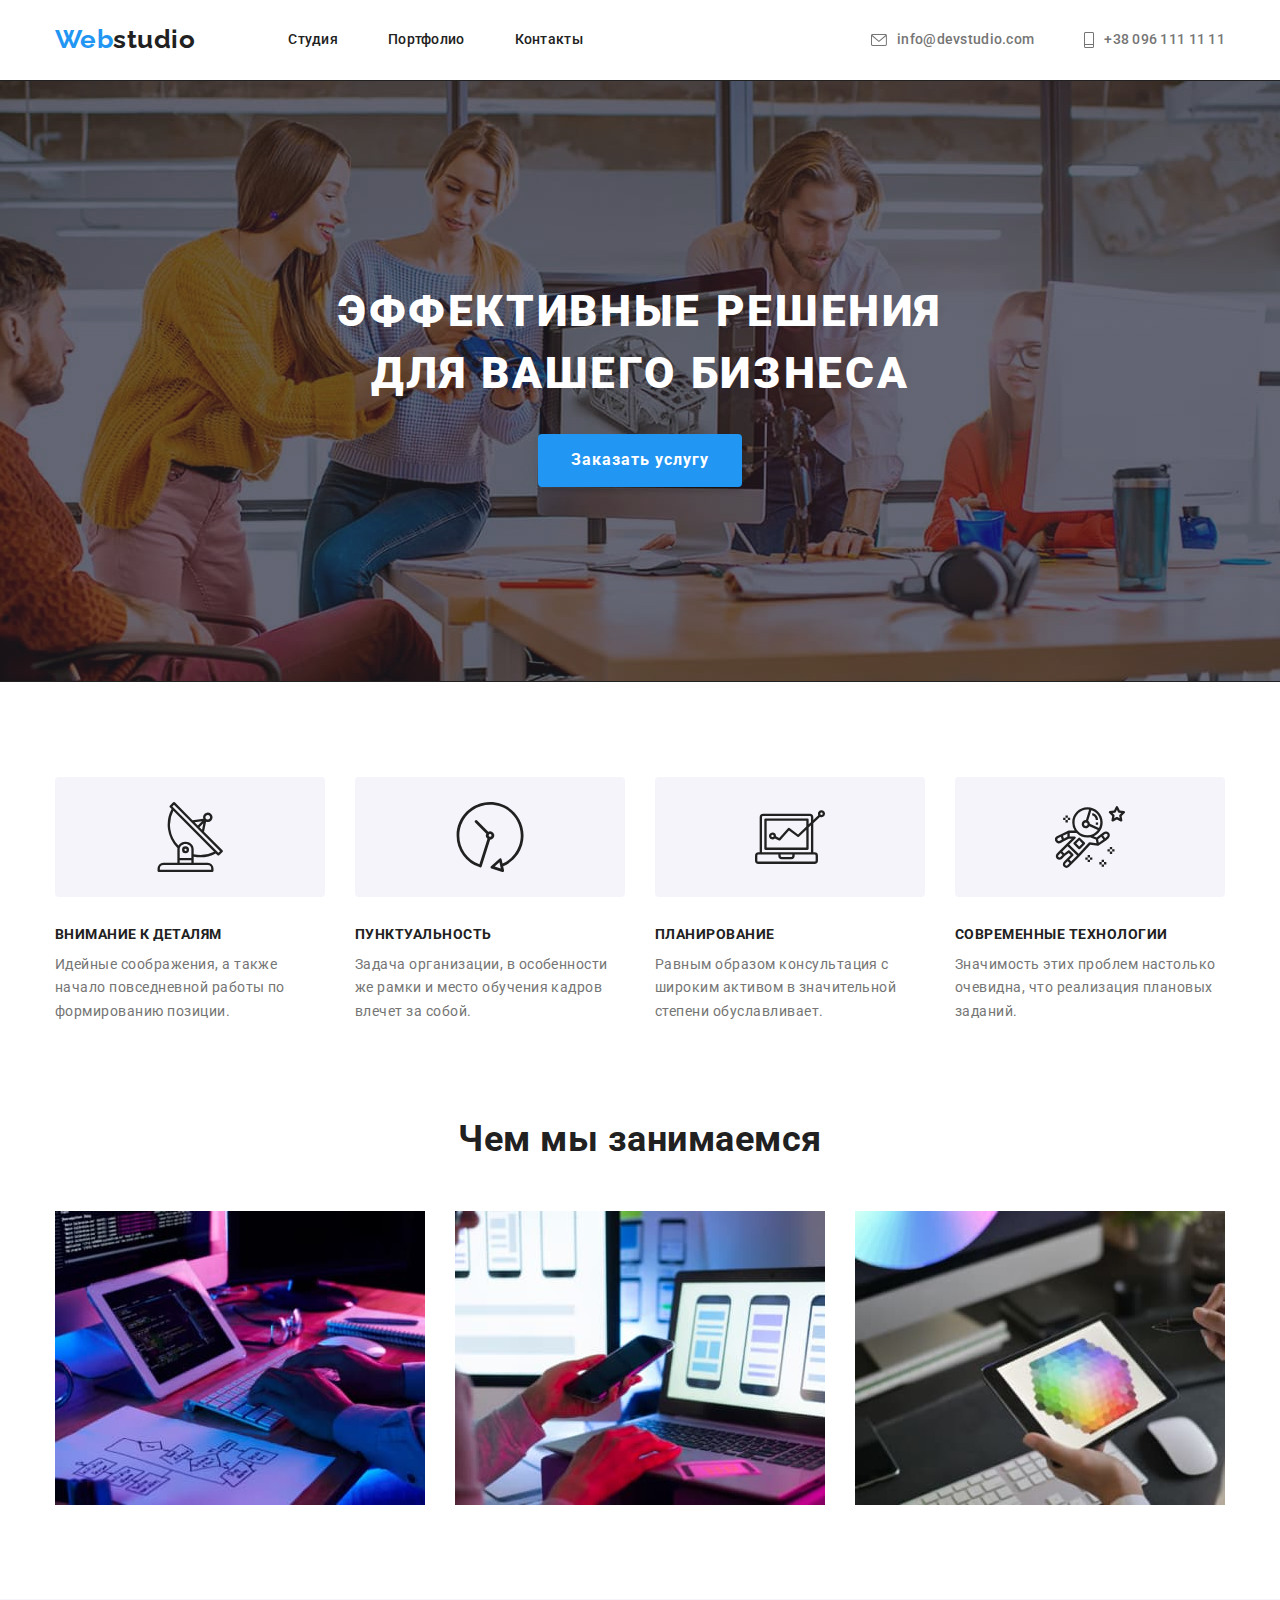
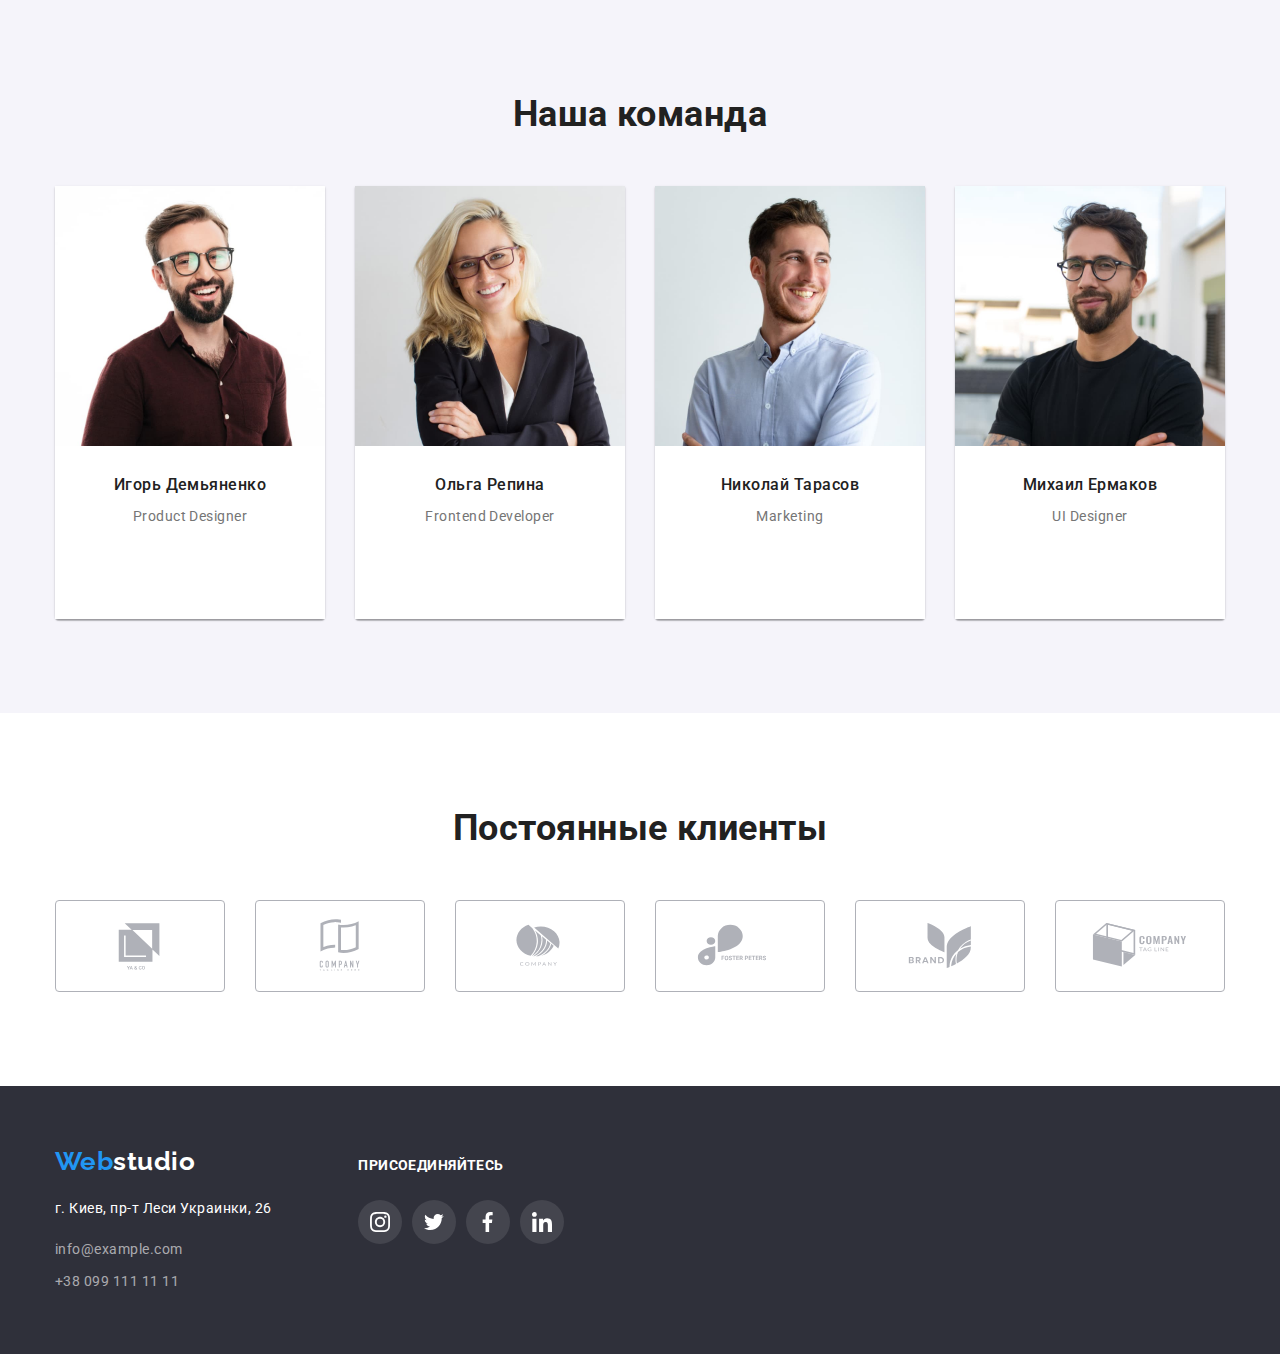
<file: index.html>
<!DOCTYPE html>
<html lang="en">
<head>
    <meta charset="UTF-8">
    <meta http-equiv="X-UA-Compatible" content="IE=edge">
    <meta name="viewport" content="width=device-width, initial-scale=1.0">
    <title>Document</title>
    <link rel="preconnect" href="https://fonts.googleapis.com">
    <link rel="preconnect" href="https://fonts.gstatic.com" crossorigin>
    <link href="https://fonts.googleapis.com/css2?family=Raleway:wght@700&family=Roboto:wght@400;500;700;900&display=swap"
        rel="stylesheet">
        <link rel="stylesheet" href="https://cdnjs.cloudflare.com/ajax/libs/modern-normalize/1.1.0/modern-normalize.min.css



">
    <link rel="stylesheet" href="./css/styles.css">

    </head>
 
   <body>
       
<!-- Шапка сайта-->
<header class="page-header">
    <div class="container">
        <div class="main-nav">
    <nav class="nav">
    <a href="./index.html" class="logo"><span class="logo-accent">Web</span>studio</a>
   
    <ul class="site-nav list">
        <li class="list-item"><a href="./studio.html" class="list-link current" >Студия</a></li>
        <li class="list-item"><a href="./portfolio.html" class="list-link" >Портфолио</a></li>
        <li class="list-item"><a href="" class="list-link">Контакты</a></li>
    </ul>
    </nav>

    <ul class="contact-nav list">
    <li class="list-item">
    <a href="" class="list-link">
        <svg class="contact-icon" width="16" height="12">
            <use href="./images/symbol-defs.svg#icon-envelope"></use>
        </svg>
        info@devstudio.com
        </a>
    </li>
<li class="list-item">
    <a href="" class="list-link">
        <svg class="contact-icon" width="10" height="16">
            <use href="./images/symbol-defs.svg#icon-phone"></use>
        </svg>
        +38 096 111 11 11
    </a></li>
    </ul>
    </div>
    </div>
</header>
<!--Предложение компании-->
    <main>
        <!--Герой-->
        <section class="hero">
            <div class="overlay">
            <div class="container">
            <h1 class="hero-title">Эффективные решения <br> для вашего бизнеса</h1>
            <button class="button primary" type="button"> Заказать услугу</button>
        </div>
        </div>
        </section>


        <!-- Преимущества-->
        <section  class="section">
            <div class="container">
            <h2 class="hidden">Имя заголовка</h2>
            <ul class="feature-list list">
                <li class="list-item">
                    <div class="features-block">
                        <svg class="features-icon" width="70" height="70">
                            <use href="./images/symbol-defs.svg#icon-feature-1"></use>
                        </svg>

                    </div>
                    <h3 class="title ">Внимание к деталям</h3>
                    <p class="text feature" >Идейные соображения, а также начало повседневной работы по формированию позиции.</p>
                </li>
                <li class="list-item">
                    <div class="features-block  ">
                        <svg class="features-icon" width="70" height="70">
                            <use href="./images/symbol-defs.svg#icon-feature-2"></use>
                        </svg>
                    
                    </div>
                    <h3 class="title ">Пунктуальность</h3>
                    <p class="text feature">Задача организации, в особенности же рамки и место обучения кадров влечет за собой.</p>
                </li>
                <li class="list-item">
                    <div class="features-block">
                        <svg class="features-icon" width="70" height="53,69">
                            <use href="./images/symbol-defs.svg#icon-feature-3"></use>
                        </svg>
                    
                    </div>
                    <h3 class="title ">Планирование</h3>
                    <p class="text feature">Равным образом консультация с широким активом в значительной степени обуславливает.</p>
                </li>
                <li class="list-item">
                <div class="features-block">
                    <svg class="features-icon" width="70" height="70">
                        <use href="./images/symbol-defs.svg#icon-feature-4"></use>
                    </svg>
        
                </div>

                <h3 class="title ">Современные технологии</h3>
                <p class="text feature">Значимость этих проблем настолько очевидна, что реализация плановых заданий.</p>
                </li>
            </ul>
            </div>
        </section>
        <!--Примеры работ--> 
        <section class="section no-padding" >
            <div class="container">
            <h2 class="section-title">Чем мы занимаемся</h2>
            <ul class="work-list list">
                <li class="list-item">
                 <img src="./images/icon.jpg" alt="Человек пользуется планшетом" width="370" height="294">
                </li>
                <li class="list-item"><img src="./images/img.jpg" alt="Человек пользуется телефоном" width="370" height="294"></li>
                <li class="list-item"><img src="./images/photo.jpg" alt="Палитра цветов на плашете" width="370" height="294"></li>
               
            </ul>
            </div>
        </section>
        <!--Команда-->
        <section class="team-section section">
            <div class="container">
        <h2 class="section-title">Наша команда</h2>
        <ul class="team-list list">
<li class="list-item team-card">
    <img src="./images/photo1.jpg" alt="Портрет Игоря Демьяненко " width="270">
    <div class="team-description">
    <h3 class="title-team">Игорь Демьяненко</h3>
    <p class="text" >Product Designer</p>
    <ul class="social-links">
        <li class="list">
            <a class="social-link" href="">
                <svg class="social-icon" width="20" height="20">
                    <use href="./images/symbol-defs.svg#icon-instagram"></use>
                </svg>
            </a>
        </li>
        <li class="list">
            <a class="social-link" href="">
                <svg class="social-icon" width="20" height="20">
                    <use href="./images/symbol-defs.svg#icon-twitter"></use>
                </svg>
            </a>
        </li>
        <li class="list">
            <a class="social-link" href="">
                <svg class="social-icon" width="20" height="20">
                    <use href="./images/symbol-defs.svg#icon-facebook"></use>
                </svg>
            </a>
        </li>
        <li class="list">
            <a class="social-link" href="">
                <svg class="social-icon" width="20" height="20">
                    <use href="./images/symbol-defs.svg#icon-linkedin"></use>
                </svg>
            </a>
        </li>
    </ul>
    </div>
</li>
<li class="list-item team-card">
    <img src="./images/photo2.jpg" alt="Портрет Ольги Репиной " width="270" >
    <div class="team-description">
    <h3 class="title-team">Ольга Репина</h3>
    <p class="text">Frontend Developer</p>
    <ul class="social-links">
        <li class="list">
            <a class="social-link" href="">
                <svg class="social-icon" width="20" height="20">
                    <use href="./images/symbol-defs.svg#icon-instagram"></use>
                </svg>
            </a>
        </li>
        <li class="list">
            <a class="social-link" href="">
                <svg class="social-icon" width="20" height="20">
                    <use href="./images/symbol-defs.svg#icon-twitter"></use>
                </svg>
            </a>
        </li>
        <li class="list">
            <a class="social-link" href="">
                <svg class="social-icon" width="20" height="20">
                    <use href="./images/symbol-defs.svg#icon-facebook"></use>
                </svg>
            </a>
        </li>
        <li class="list">
            <a class="social-link" href="">
                <svg class="social-icon" width="20" height="20">
                    <use href="./images/symbol-defs.svg#icon-linkedin"></use>
                </svg>
            </a>
        </li>
    </ul>
    </div>
</li>
<li class="list-item team-card">
    <img src="./images/photo3.jpg" alt="Портрет Николая Тарасова " width="270" >
    <div class="team-description">
    <h3 class="title-team">Николай Тарасов</h3>
    <p class="text">Marketing</p>
    <ul class="social-links">
        <li class="list">
            <a class="social-link" href="">
                <svg class="social-icon" width="20" height="20">
                    <use href="./images/symbol-defs.svg#icon-instagram"></use>
                </svg>
            </a>
        </li>
        <li class="list">
            <a class="social-link" href="">
                <svg class="social-icon" width="20" height="20">
                    <use href="./images/symbol-defs.svg#icon-twitter"></use>
                </svg>
            </a>
        </li>
        <li class="list">
            <a class="social-link" href="">
                <svg class="social-icon" width="20" height="20">
                    <use href="./images/symbol-defs.svg#icon-facebook"></use>
                </svg>
            </a>
        </li>
        <li class="list">
            <a class="social-link" href="">
                <svg class="social-icon" width="20" height="20">
                    <use href="./images/symbol-defs.svg#icon-linkedin"></use>
                </svg>
            </a>
        </li>
    </ul>
    </div>
</li>
<li class="list-item team-card">
    <img src="./images/photo4.jpg" alt="Портрет Михаила Ермакова " width="270" >
    <div class="team-description">
    <h3 class="title-team">Михаил Ермаков</h3>
    <p class="text">UI Designer</p>
    <ul class="social-links">
        <li class="list">
            <a class="social-link" href="">
                <svg class="social-icon" width="20" height="20">
                    <use href="./images/symbol-defs.svg#icon-instagram"></use>
                </svg>
            </a>
        </li>
        <li class="list">
            <a class="social-link" href="">
                <svg class="social-icon" width="20" height="20">
                    <use href="./images/symbol-defs.svg#icon-twitter"></use>
                </svg>
            </a>
        </li>
        <li class="list">
            <a class="social-link" href="">
                <svg class="social-icon" width="20" height="20">
                    <use href="./images/symbol-defs.svg#icon-facebook"></use>
                </svg>
            </a>
        </li>
        <li class="list">
            <a class="social-link" href="">
                <svg class="social-icon" width="20" height="20">
                    <use href="./images/symbol-defs.svg#icon-linkedin"></use>
                </svg>
            </a>
        </li>
    </ul>
    </div>
</li>
        </ul>
        </div>
        </section>


        <!-- regular-clients-section -->
        <section class="section regular-clients">
            <div class="container">
            <h2 class="section-title">Постоянные клиенты</h2>
            <ul class="clients-list list">
<li>
    <a class="client-logo" href="">
        <svg class="client-icon" width="106" height="60">
            <use href="./images/symbol-defs.svg#icon-client-1"></use>
        </svg>
    </a>
</li>
<li>
    <a class="client-logo" href="">
        <svg class="client-icon" width="106" height="60">
            <use href="./images/symbol-defs.svg#icon-client-2"></use>
        </svg>
    </a>
</li>
<li>
    <a class="client-logo" href="">
        <svg class="client-icon" width="106" height="60">
            <use href="./images/symbol-defs.svg#icon-client-3"></use>
        </svg>
    </a>
</li>
<li>
    <a class="client-logo" href="">
        <svg class="client-icon" width="106" height="60">
            <use href="./images/symbol-defs.svg#icon-client-4"></use>
        </svg>
    </a>
</li>
<li>
    <a class="client-logo" href="">
        <svg class="client-icon" width="106" height="60">
            <use href="./images/symbol-defs.svg#icon-client-5"></use>
        </svg>
    </a>
</li>
<li>
    <a class="client-logo" href="">
        <svg class="client-icon" width="106" height="60">
            <use href="./images/symbol-defs.svg#icon-client-6"></use>
        </svg>
    </a>
</li>

            </ul>

</div>
        </section>


    </main>
    <!--Футер-->
    <footer class="footer">
        <div class="container">
            <div class="footer-box">
            <div class="contacts">
            <div class="logo-footer">
        <a  href="./index.html" class="logo"><span class="logo-accent">Web</span><span class="footer-accent">studio</span></a>
        </div>
        <ul class="address list">
            <li>
                <address class="address-link">г. Киев, пр-т Леси Украинки, 26</address>
            </li>
            <li><a class="mail-link" href="mailto:info@example.com">info@example.com</a> </li>
            <li> <a class="phone-link" href="tel:+380991111111">+38 099 111 11 11</a></li>
        </ul>
              
        </div>

            <div class="follow">
                <h3 class="follow-title">
                    ПРИСОЕДИНЯЙТЕСЬ
                </h3>
                <ul class="social-follow">
                    <li class="list">
                        <a class="social-link" href="">
                            <svg class="social-icon" width="20" height="20">
                                <use href="./images/symbol-defs.svg#icon-instagram"></use>
                            </svg>
                        </a>
                    </li>
                    <li class="list">
                        <a class="social-link" href="">
                            <svg class="social-icon" width="20" height="20">
                                <use href="./images/symbol-defs.svg#icon-twitter"></use>
                            </svg>
                        </a>
                    </li>
                    <li class="list">
                        <a class="social-link" href="">
                            <svg class="social-icon" width="20" height="20">
                                <use href="./images/symbol-defs.svg#icon-facebook"></use>
                            </svg>
                        </a>
                    </li>
                    <li class="list">
                        <a class="social-link" href="">
                            <svg class="social-icon" width="20" height="20">
                                <use href="./images/symbol-defs.svg#icon-linkedin"></use>
                            </svg>
                        </a>
                    </li>
                </ul>
                </div>
                </li>
                </ul>

            </div>
            </div>
        </div>
    </footer>
    
</body>
</html>
</file>
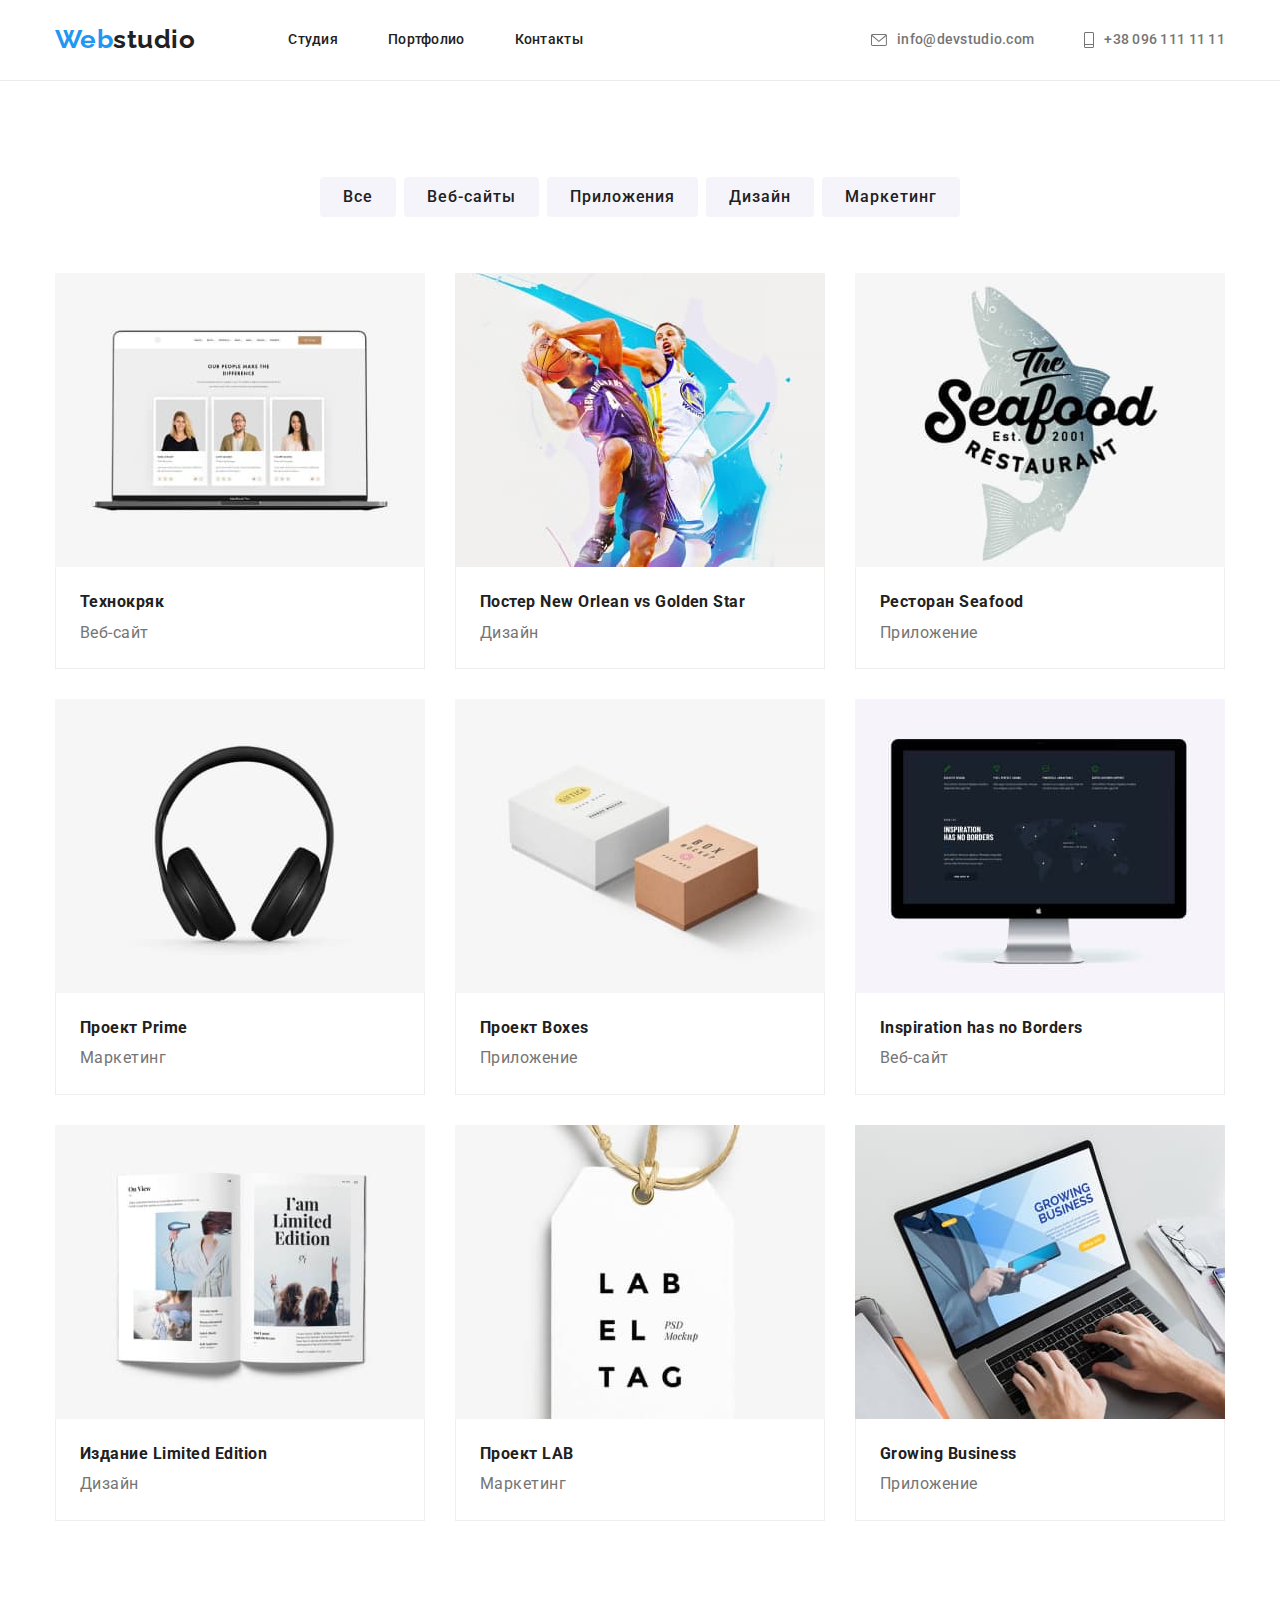
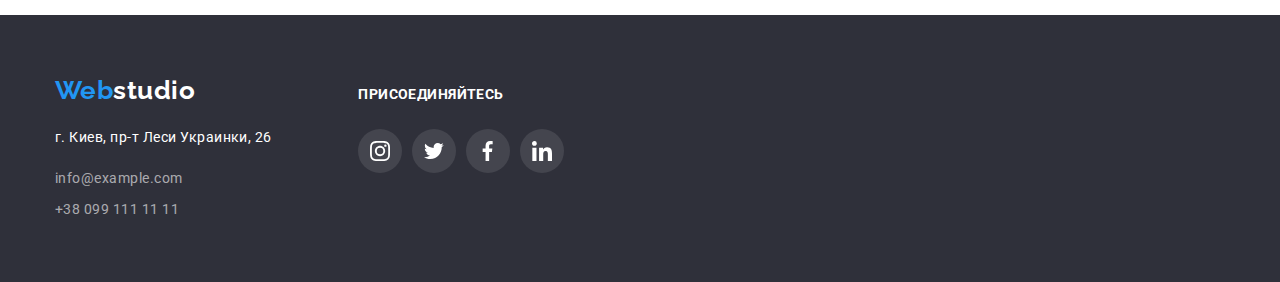
<file: portfolio.html>
<!DOCTYPE html>
<html lang="en">

<head>
    <meta charset="UTF-8">
    <meta http-equiv="X-UA-Compatible" content="IE=edge">
    <meta name="viewport" content="width=device-width, initial-scale=1.0">
    <title>Document</title>
    <link rel="preconnect" href="https://fonts.googleapis.com">
    <link rel="preconnect" href="https://fonts.gstatic.com" crossorigin>
    <link
        href="https://fonts.googleapis.com/css2?family=Raleway:wght@700&family=Roboto:wght@400;500;700;900&display=swap"
        rel="stylesheet">
        <link rel="stylesheet" href="https://cdnjs.cloudflare.com/ajax/libs/modern-normalize/1.1.0/modern-normalize.min.css" />
    <link rel="stylesheet" href="./css/styles.css">

</head>

<body>

<!-- Шапка сайта-->
<header class="page-header">
    <div class="container">
        <div class="main-nav">
            <nav class="nav">
                <a href="./index.html" class="logo"><span class="logo-accent">Web</span>studio</a>

                <ul class="site-nav list">
                    <li class="list-item"><a href="./studio.html" class="list-link current">Студия</a></li>
                    <li class="list-item"><a href="./portfolio.html" class="list-link">Портфолио</a></li>
                    <li class="list-item"><a href="" class="list-link">Контакты</a></li>
                </ul>
            </nav>

            <ul class="contact-nav list">
                <li class="list-item">
                    <a href="" class="list-link">
                        <svg class="contact-icon" width="16" height="12">
                            <use href="./images/symbol-defs.svg#icon-envelope"></use>
                        </svg>
                        info@devstudio.com
                    </a>
                </li>
                <li class="list-item">
                    <a href="" class="list-link">
                        <svg class="contact-icon" width="10" height="16">
                            <use href="./images/symbol-defs.svg#icon-phone"></use>
                        </svg>
                        +38 096 111 11 11
                    </a>
                </li>
            </ul>
        </div>
    </div>
</header>
        <!--Работы-->
    
        <section class="section">
            <div class="container">
                <h1 class="hidden">Наши работы</h1>
                <ul class="list buttons">
                    <li class="item-list">
                        <button class="button secondary" type="button">Все</button>
                    </li>
                    <li class="item-list">
                        <button class="button secondary" type="button">Веб-сайты</button>
                    </li>
                    <li class="item-list">
                        <button class="button secondary button-portfolio" type="button">Приложения</button>
                    </li>
                    <li class="item-list">
                        <button class="button secondary" type="button">Дизайн</button>
                    </li>
                    <li class="item-list">
                        <button class="button secondary" type="button">Маркетинг</button>
                    </li>
                </ul>

            
            <ul class="card-set list">
                <li class="portfolio-item">
            <a href="" class="portfolio-link">
                    <img src="./images/example1.jpg" alt="Пример сайта" width="370" class="portfolio-img">
                   <div class="portfolio-description">
                        <h2 class="portfolio-title">Технокряк</h2>
                        <p class="portfolio-text">Веб-сайт</p>
                    </div>
                    
                    </a>
                    
                </li>
            
                <li class="portfolio-item">
                    <a href="" class="portfolio-link">
                    <img src="./images/example2.jpg" alt=" Постер с баскетболистами" width="370" class="portfolio-img">
                    <div class="portfolio-description">
                    <h2 class="portfolio-title">Постер New Orlean vs Golden Star</h2>
                    <p class="portfolio-text">Дизайн</p>
                    </div>
                    
                    </a>
                </li>
                <li class="portfolio-item">
                    <a href="" class="portfolio-link" >
                    <img src="./images/example3.jpg" alt="Логотип морского ресторана" width="370" class="portfolio-img">
                <div class="portfolio-description">
                    <h2 class="portfolio-title">Ресторан Seafood</h2>
                    <p class="portfolio-text">Приложение</p>
                    </div>
                    
                    </a>
                </li>
                <li class="portfolio-item">
                    <a href="" class="portfolio-link">
                    
                        <img src="./images/example4.jpg" alt="Наушники" width="370" class="portfolio-img">
                        <div class="portfolio-description">
                            <h2 class="portfolio-title">Проект Prime</h2>
                            <p class="portfolio-text">Маркетинг</p>
                        </div>
                        
                    </a>
                </li>

                <li class="portfolio-item">
                    <a href="" class="portfolio-link" >
                    
                    <img src="./images/example5.jpg" alt="Картинка коробок" width="370" class="portfolio-img">
                <div class="portfolio-description">
                    <h2 class="portfolio-title">Проект Boxes</h2>
                    <p class="portfolio-text">Приложение</p>
                    </div>
                
                    </a>
                </li>
                <li class="portfolio-item">
                    <a href="" class="portfolio-link">
                      
                    <img src="./images/example6.jpg" alt="Экран компьютера" width="370" class="portfolio-img">
                    <div class="portfolio-description">
                    <h2 class="portfolio-title">Inspiration has no Borders</h2>
                    <p class="portfolio-text">Веб-сайт</p>
                    </div>
                    
                    </a>
                </li>
                <li class="portfolio-item">
                    <a href="" class="portfolio-link" >
                        
                    <img src="./images/example7.jpg" alt="Изображение книги" width="370" class="portfolio-img"> 
                    <div class="portfolio-description">
                    <h2 class="portfolio-title">Издание Limited Edition</h2>
                    <p class="portfolio-text">Дизайн</p>
                    </div>
                   
                    </a>
                </li>
                <li class="portfolio-item">
                    <a href="" class="portfolio-link" >
                        
                    <img src="./images/example8.jpg" alt="Этикетка" width="370" class="portfolio-img">
                    <div class="portfolio-description">
                    <h2 class="portfolio-title">Проект LAB</h2>
                    <p class="portfolio-text">Маркетинг</p>
                    </div>
                   
                    </a>
                </li>
                <li class="portfolio-item">
                    <a href="" class="portfolio-link">
                        <div class="portfolio-link">
                    <img src="./images/example9.jpg" alt="Работа человека за ноутбуком" width="370" class="portfolio-img">
                    <div class="portfolio-description">
                    <h2 class="portfolio-title">Growing Business</h2>
                    <p class="portfolio-text">Приложение</p>
                    </div>
                    
                    </a>
                </li>
            </ul>
            </div>
        </section>


    </main>
<!--Футер-->
<footer class="footer">
    <div class="container">
        <div class="footer-box">
            <div class="contacts">
                <div class="logo-footer">
                    <a href="./index.html" class="logo"><span class="logo-accent">Web</span><span
                            class="footer-accent">studio</span></a>
                </div>
                <ul class="address list">
                    <li>
                        <address class="address-link">г. Киев, пр-т Леси Украинки, 26</address>
                    </li>
                    <li><a class="mail-link" href="mailto:info@example.com">info@example.com</a> </li>
                    <li> <a class="phone-link" href="tel:+380991111111">+38 099 111 11 11</a></li>
                </ul>

            </div>

            <div class="follow">
                <h3 class="follow-title">
                    ПРИСОЕДИНЯЙТЕСЬ
                </h3>
                <ul class="social-follow">
                    <li class="list">
                        <a class="social-link" href="">
                            <svg class="social-icon" width="20" height="20">
                                <use href="./images/symbol-defs.svg#icon-instagram"></use>
                            </svg>
                        </a>
                    </li>
                    <li class="list">
                        <a class="social-link" href="">
                            <svg class="social-icon" width="20" height="20">
                                <use href="./images/symbol-defs.svg#icon-twitter"></use>
                            </svg>
                        </a>
                    </li>
                    <li class="list">
                        <a class="social-link" href="">
                            <svg class="social-icon" width="20" height="20">
                                <use href="./images/symbol-defs.svg#icon-facebook"></use>
                            </svg>
                        </a>
                    </li>
                    <li class="list">
                        <a class="social-link" href="">
                            <svg class="social-icon" width="20" height="20">
                                <use href="./images/symbol-defs.svg#icon-linkedin"></use>
                            </svg>
                        </a>
                    </li>
                </ul>
            </div>
            </li>
            </ul>

        </div>
    </div>
    </div>
</footer>

</body>

</html>
</file>
<file: css/styles.css>
:root {
  --primary-text-color: #212121;
  --secondary-text-color: #757575;
  --accent-text-color: #2196f3;
  --background-color: #2f303a;
  --secondary-background-color: #f5f4fa;
  --secondary-accent-color: #ffffff;
  --icons-color: #afb1b8;
}

body {
  background-color: var(--primary-white-color);
  color: var(--primary-text-color);

  font-family: Roboto, sans-serif;
  line-height: 1.2;
  letter-spacing: 0.03em;
}
.list {
  list-style: none;
  margin: 0;
  padding: 0;
}

h1,
h2,
h3,
h4,
h5,
h6,
p {
  margin: 0;
}

img {
  display: block;
}

.container {
  width: 1200px;
  margin-left: auto;
  margin-right: auto;
  padding-left: 15px;
  padding-right: 15px;
}

.section {
  padding-top: 94px;
  padding-bottom: 94px;
 
}
.section.no-padding {
  padding-top: 0;
  padding-bottom: 94px;
  
}
header {
  border-bottom: 1px solid #ececec;
}

/* Logo */
.logo {
  color: var(--primary-text-color);
  margin-right: 93px;
  padding-top: 24px;
  padding-bottom: 25px;

  font-family: Raleway, sans-serif;
  font-weight: 700;
  font-size: 26px;
  line-height: 1.2;
  text-decoration: none;
}
.logo-accent {
  color: var(--accent-text-color);
}
.footer-accent {
  color: var(--secondary-accent-color);
}

/*Site nav*/
.main-nav {
  display: flex;
  align-items: center;
}
.nav {
  display: flex;
}
.site-nav {
  display: flex;
}
.site-nav,
.contact-nav {
  padding-top: 32px;
  padding-bottom: 32px;
}

.site-nav .list-link {
  display: flex;

  color: var(--primary-text-color);
  font-weight: 500;
  font-size: 14px;
  line-height: 1.1;
  letter-spacing: 0.02em;
  text-decoration: none;
}

.site-nav .list-link:hover,
.site-nav .list-link:focus {
  color: var(--accent-text-color);
}
.site-nav .list-link .current {
  color: var(--accent-text-color);
}

.contact-nav {
  display: flex;
  margin-left: auto;
  color: var(--secondary-text-color);
}

.list-link {
display: flex;
align-items: center;

  color: var(--secondary-text-color);

  font-weight: 500;
  font-size: 14px;
  line-height: 1.1;
  letter-spacing: 0.02em;
  text-decoration: none;
}
.contact-icon {
  fill: currentColor;
  margin-right: 10px;
}



.site-nav .list-item:not(:last-child),
.contact-nav .list-item:not(:last-child) {
  margin-right: 50px;
}

.list-link:hover,
.list-link:focus {
  color: var(--accent-text-color);
}

.contact-nav .list-link .current {
  color: var(--accent-text-color);
}

/*Hero*/
.hero {
  padding-top: 200px;
  padding-bottom: 200px;
  background-color: var(--background-color);
  text-align: center;

  background-image: linear-gradient(
      rgba(47, 48, 58, 0.4),
      rgba(47, 48, 58, 0.4)
    ),
    url("../images/overlay.jpg");
  max-width: 1600px;
  height: 600px;
  margin-left: auto;
  margin-right: auto;
  outline: 1px solid var(--primary-text-color);
  background-repeat: no-repeat;
  background-position: center;
  background-size: cover;
}

.hero-title {
  color: var(--secondary-accent-color);
  margin-bottom: 30px;

  font-weight: 900;
  font-size: 44px;
  line-height: 1.4;
  letter-spacing: 0.06em;
  text-transform: uppercase;
}

/*Features*/

.feature-list {
  display: flex;
}

.features-block {
  background-color: var(--secondary-background-color);
  display: flex;
  border-radius: 4px;
  height: 120px;
  justify-content: center;
  align-items: center;
  margin-bottom: 30px;
}
.features-icon {
  fill: var(--primary-text-color);
}

.title {
  color: var(--primary-text-color);

  font-weight: 700;
  font-size: 14px;
  line-height: 1.1;
  text-transform: uppercase;
  justify-content: center;
  margin-bottom: 10px;
}
.feature-list .list-item:not(:last-child),
.work-list .list-item:not(:last-child) {
  margin-right: 30px;
}

.text.feature:not(:last-child) {
  margin-left: 30px;
}

.text.feature {
  width: 270px;
}
.text {
  color: var(--secondary-text-color);

  font-size: 14px;
  line-height: 1.7;
}

/*Examples and Team*/
.team-section {
  background-color: var(--secondary-background-color);
}
.section-title {
  color: var(--primary-text-color);

  font-weight: 700;
  font-size: 36px;
  line-height: 1.2;
  text-align: center;

  margin-bottom: 50px;
}
.work-list {
  display: flex;
}
.team-description {
  padding-top: 30px;
  padding-bottom: 30px;
  text-align: center;
  background-color: var(--secondary-accent-color);
}
.title .team {
  font-size: 16px;
  line-height: 1.19;
  font-weight: 500;
}

.social-links {
  display: flex;
  margin-top: 16px;
  justify-content: space-between;
  padding-left: 32px;
  padding-right: 32px;
}
.social-link {
  display: flex;
  width: 44px;
  height: 44px;
  border-radius: 50%;
  align-items: center;
  justify-content: center;
}

.social-link .social-icon {
  fill: var(--secondary-accent-color);
}

.social-link:hover .social-icon,
.social-link:focus .social-icon {
  fill: var(--secondary-accent-color);
}
.social-link:hover,
.social-link:focus {
  background-color: var(--accent-text-color);
}

.team-list {
  display: flex;
}

.title-team {
  color: var(--primary-text-color);

  font-weight: 500;
  font-size: 16px;
  line-height: 1.17;
  justify-content: center;
  margin-bottom: 10px;
}
.team-list .list-item:not(:last-child) {
  margin-right: 30px;
}
.team-card {
  box-shadow: 0px 1px 3px rgba(0, 0, 0, 0.12), 0px 1px 1px rgba(0, 0, 0, 0.14),
    0px 2px 1px rgba(0, 0, 0, 0.2);
  border-radius: 0px 0px 4px 4px;
}

/*Regular-clients-section*/

.clients-list {
  display: flex;
  justify-content: space-between;
}

.client-logo {
  display: flex;
  justify-content: center;
  align-items: center;
  width: 170px;
  height: 92px;
  border-radius: 4px;
  border: 1px solid var(--icons-color);
  background-color: var(--primary-white-color);
}
.client-icon {
  fill: var(--icons-color);
}

.client-logo:focus,
.client-logo:hover {
  border-color: var(--accent-text-color);
}

.client-logo:hover .client-icon,
.client-logo:focus .client-icon {
  fill: var(--accent-text-color);
}

/*Button*/

.button {
  font-family: Roboto, sans-serif;
  font-weight: 700;
  font-size: 16px;
  line-height: 1.9;
  align-items: center;
  text-align: center;
  letter-spacing: 0.06em;
  cursor: pointer;
 

  display: inline-block;
  border: 1px solid transparent;
  border-radius: 4px;
  
}



.button.primary {
  color: var(--secondary-accent-color);
  background-color: var(--accent-text-color);

  padding: 10px 32px;
  min-width: 200px;
  box-shadow: 0px 4px 4px rgba(0, 0, 0, 0.15);
}

.button.secondary {
  color: var(--primary-text-color);
  background-color: var(--secondary-background-color);

  font-weight: 500;
  font-size: 16px;
  line-height: 1.63;

  padding: 6px 22px;
}

.button.secondary:hover,
.button.secondary:focus {
  color: var(--secondary-accent-color);
  background-color: var(--accent-text-color);
  box-shadow: 0px 3px 1px rgba(0, 0, 0, 0.1), 0px 1px 2px rgba(0, 0, 0, 0.08), 0px 2px 2px rgba(0, 0, 0, 0.12);
}

/* Footer */
a {
  text-decoration: none;
}

.logo-footer {
  margin-bottom: 20px;
}

.footer {
  background-color: var(--background-color);
  color: var(--secondary-accent-color);

  font-size: 26px;
  text-decoration: none;
  padding-top: 60px;
  padding-bottom: 60px;

  display: flex;
  
}
.footer-box{
  display: flex;
  align-items: baseline;
  }
}
.contacts {
  padding-left: 215px;
}

.address-link {
  margin-bottom: 9px;
  color: var(--secondary-accent-color);

  font-size: 14px;
  line-height: 1.7;
  font-style: normal;
}
.mail-link {
  margin-bottom: 9px;
}
.mail-link,
.phone-link {
  color: rgba(255, 255, 255, 0.6);

  font-size: 14px;
  line-height: 1.7;
}

.follow {
  align-items: baseline;
  margin-left: 70px;
}
.follow-title {
  font-weight: bold;
  font-size: 14px;
  line-height: 1.14;
  letter-spacing: 0.03em;
  text-transform: uppercase;

  color: var(--secondary-accent-color);

  margin-bottom: 20px;
}
.social-follow {
  display: flex;
  justify-content: space-between;
  padding: 0;
}
.social-follow li:not(:last-child) {
  margin-right: 10px;
}

.social-link {
  display: flex;
  align-items: center;
  justify-content: center;
  width: 44px;
  height: 44px;
  border-radius: 50%;
  background-color: #ffffff1a;
}
.social-link:hover,
.social-link:focus {
  background-color: var(--accent-text-color);
}
.social-icon {
  fill: var(--secondary-accent-color);
  
}
/* Portfolio */

.buttons {
  display: flex;
  margin-bottom: 56px;
  justify-content: center;
}



.buttons .item-list:not(:last-child) {
  margin-right: 8px;
}

.card-set {
  display: flex;
  flex-wrap: wrap;
}
.portfolio-item {
  flex-basis: calc((100% - 90px) / 3);
  margin-right: 30px;
  margin-bottom: 30px;
  
}
.portfolio-item:nth-child(3n) {
  margin-right: 0;
}
.portfolio-item:nth-last-child(-n + 3) {
  margin-bottom: 0;
}

.portfolio-link:hover,
.portfolio-link:focus {
  display: block;
  box-shadow: 0px 1px 1px rgba(0, 0, 0, 0.12), 0px 4px 4px rgba(0, 0, 0, 0.06),
    1px 4px 6px rgba(0, 0, 0, 0.16);
}

.portfolio-description {
  padding: 20px 24px;
  border-left: 1px solid #eeeeee;
  border-bottom: 1px solid #eeeeee;
  border-right: 1px solid #eeeeee;
  box-sizing: border-box;
}

.portfolio-title {
  color: var(--primary-text-color);

  font-size: 16px;
  line-height: 1.9;
}

.portfolio-text {
  color: var(--secondary-text-color);

  font-size: 16px;
  line-height: 1.9;
}
.hidden {
  width: 1px;
  height: 1px;
  overflow: hidden;
  opacity: 0;
  margin-top: 1px;
}
</file>
